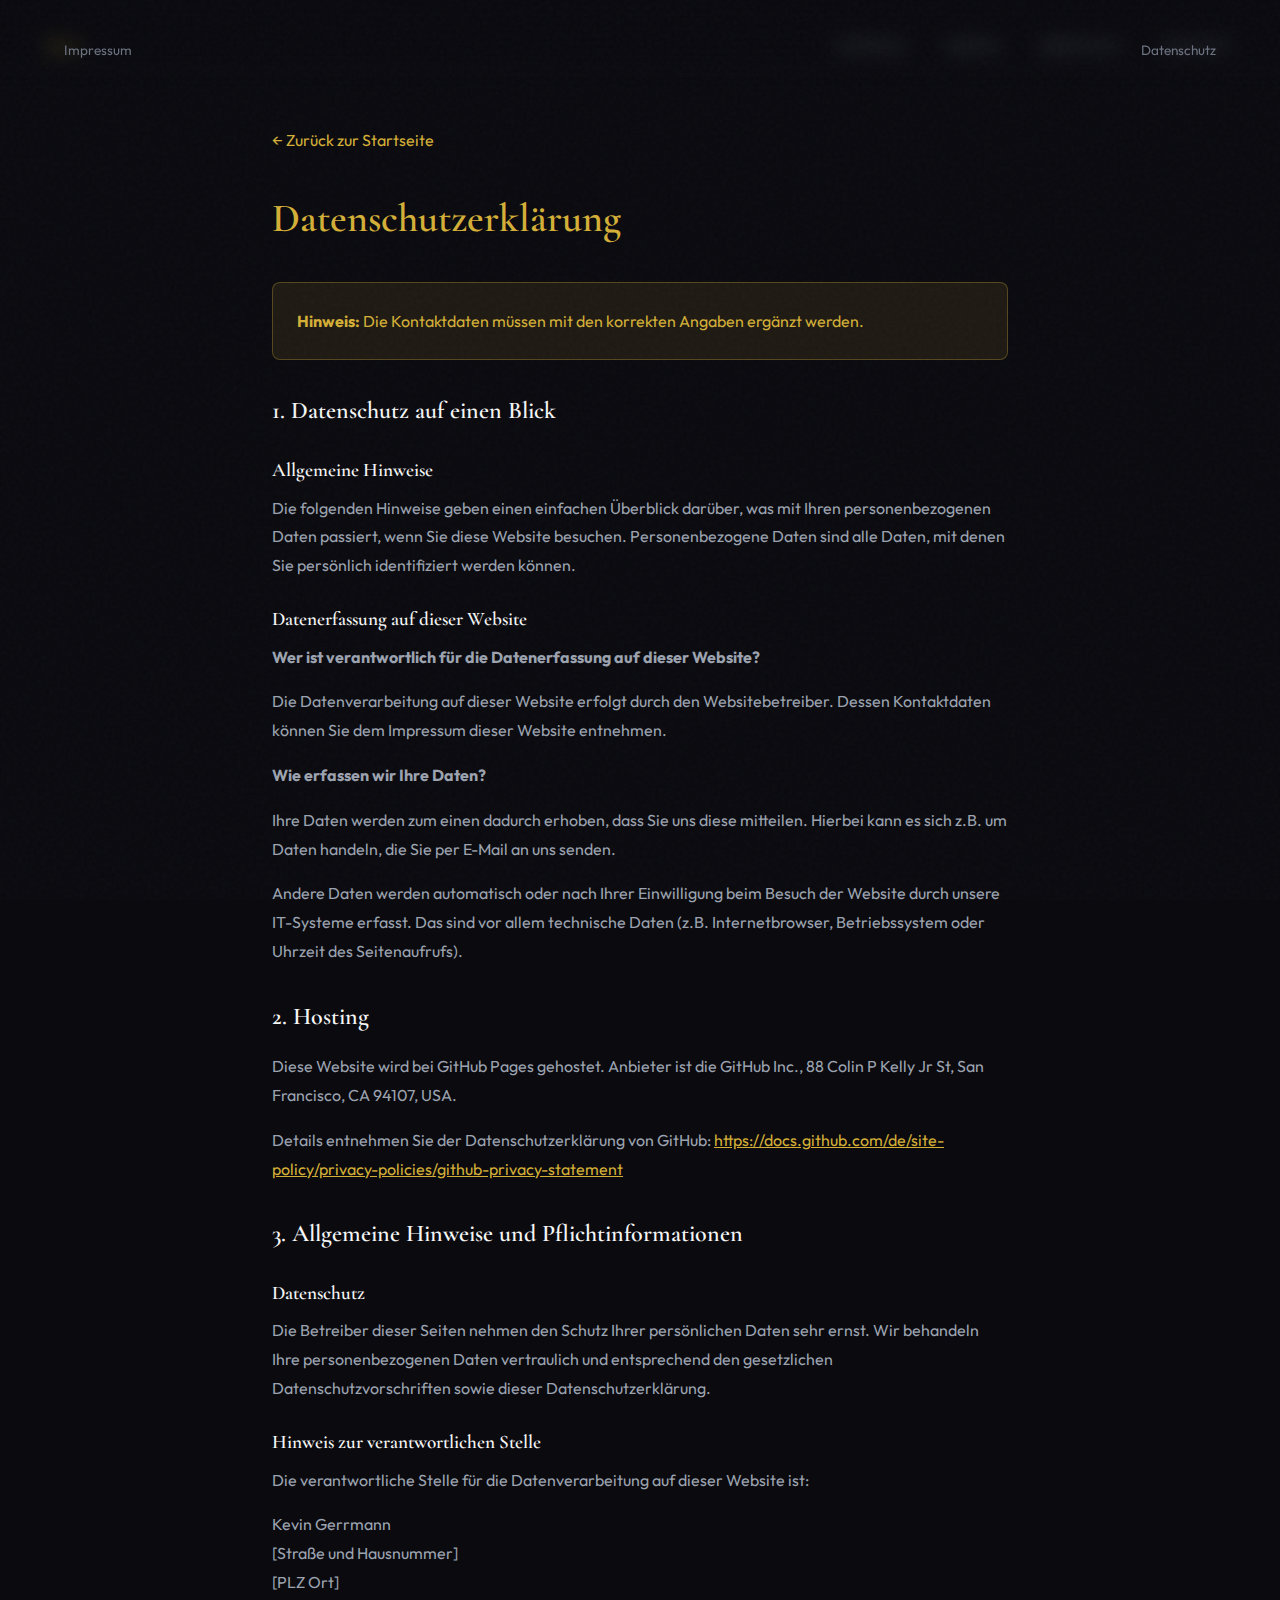
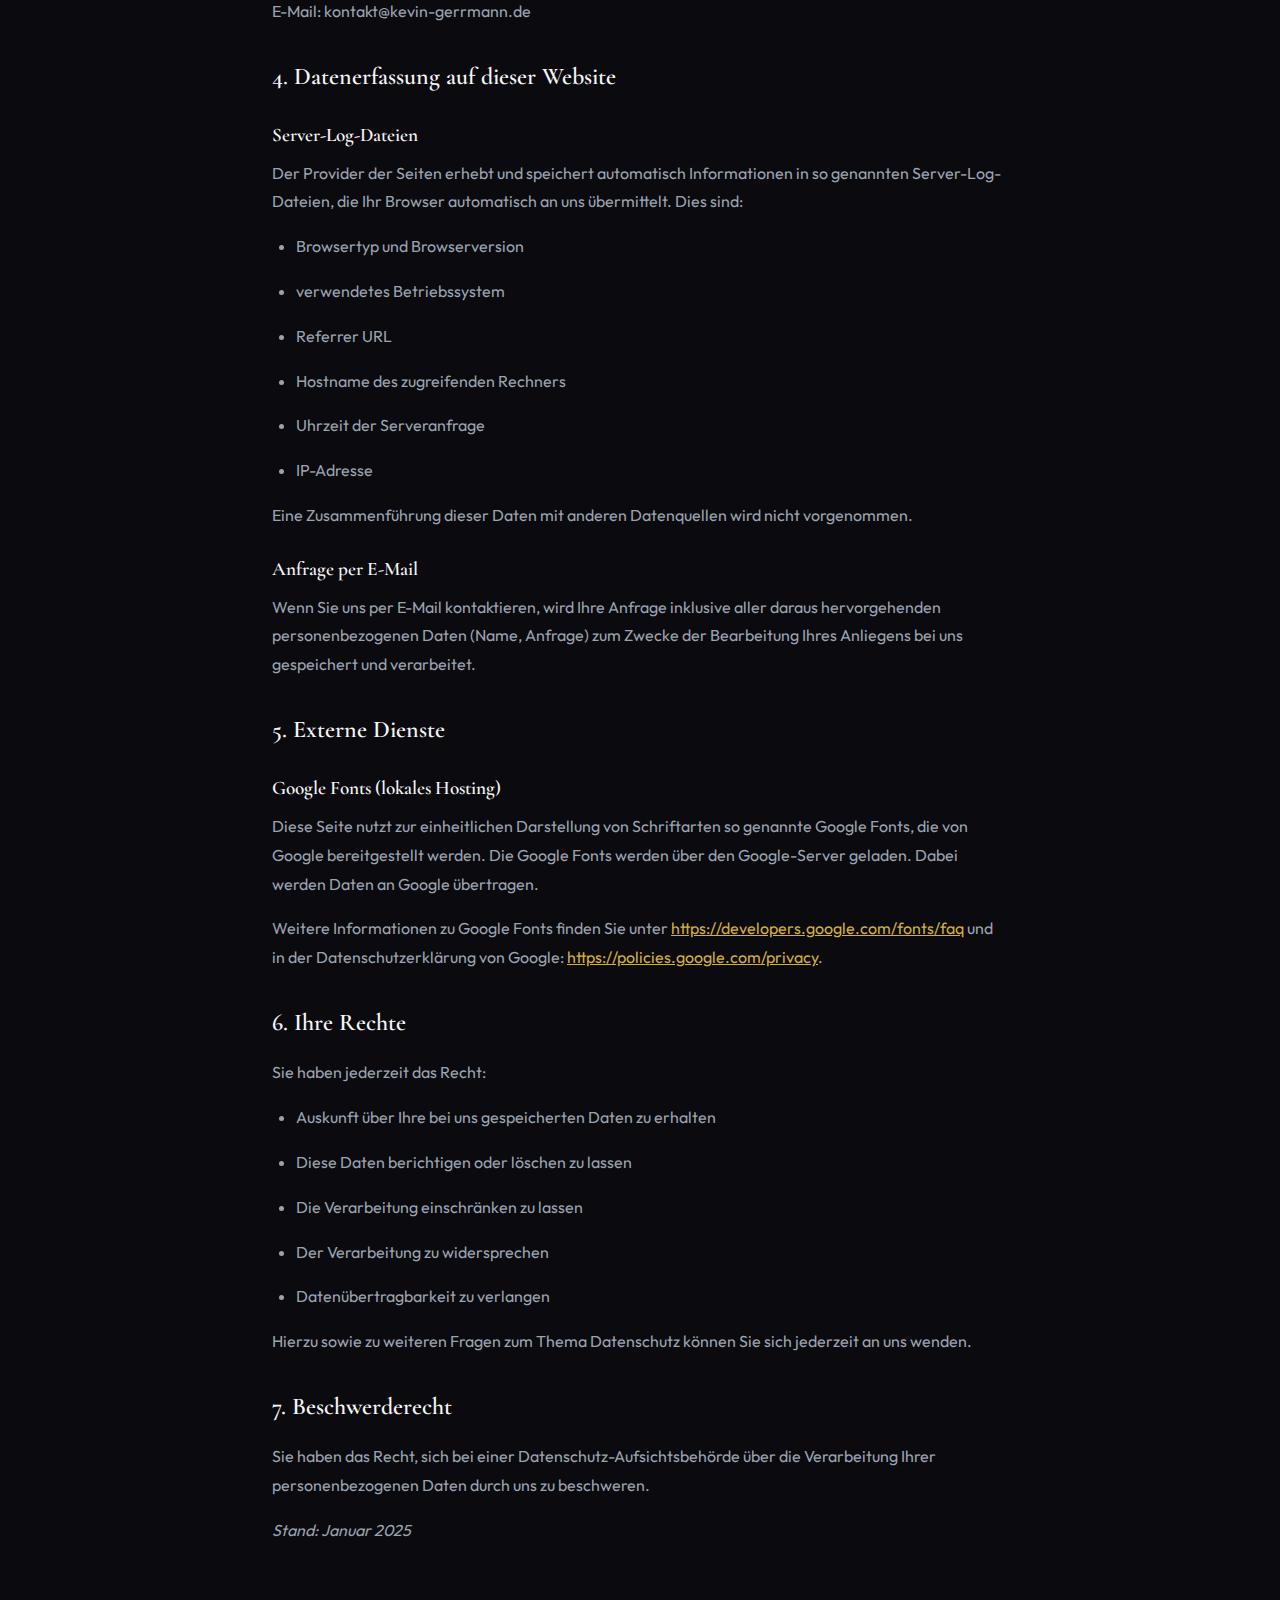
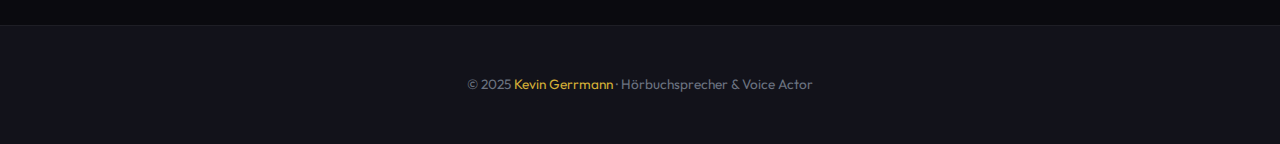
<file: datenschutz.html>
<!DOCTYPE html>
<html lang="de">
<head>
    <meta charset="UTF-8">
    <meta name="viewport" content="width=device-width, initial-scale=1.0">
    <title>Datenschutzerklärung | Kevin Gerrmann - Hörbuchsprecher</title>
    <meta name="robots" content="noindex, nofollow">
    <link rel="preconnect" href="https://fonts.googleapis.com">
    <link rel="preconnect" href="https://fonts.gstatic.com" crossorigin>
    <link href="https://fonts.googleapis.com/css2?family=Cormorant+Garamond:wght@600;700&family=Outfit:wght@300;400;500&display=swap" rel="stylesheet">
    <link rel="stylesheet" href="css/styles.css">
    <style>
        .legal-page {
            padding: 8rem 2rem 4rem;
            max-width: 800px;
            margin: 0 auto;
            min-height: 100vh;
        }
        .legal-page h1 {
            font-size: 2.5rem;
            margin-bottom: 2rem;
            color: var(--gold);
        }
        .legal-page h2 {
            font-size: 1.5rem;
            margin-top: 2rem;
            margin-bottom: 1rem;
        }
        .legal-page h3 {
            font-size: 1.2rem;
            margin-top: 1.5rem;
            margin-bottom: 0.5rem;
        }
        .legal-page p, .legal-page li {
            color: var(--text-secondary);
            margin-bottom: 1rem;
            line-height: 1.8;
        }
        .legal-page ul {
            margin-left: 1.5rem;
            margin-bottom: 1rem;
        }
        .legal-page a {
            color: var(--gold);
        }
        .back-link {
            display: inline-block;
            margin-bottom: 2rem;
            color: var(--text-muted);
            text-decoration: none;
        }
        .back-link:hover {
            color: var(--gold);
        }
        .placeholder-notice {
            background: rgba(212, 175, 55, 0.1);
            border: 1px solid rgba(212, 175, 55, 0.3);
            padding: 1.5rem;
            border-radius: 8px;
            margin-bottom: 2rem;
        }
        .placeholder-notice p {
            color: var(--gold);
            margin: 0;
        }
    </style>
</head>
<body>
    <nav>
        <a href="index.html" class="logo">KG</a>
        <ul class="nav-links">
            <li><a href="index.html#benefits">Vorteile</a></li>
            <li><a href="index.html#demos">Demos</a></li>
            <li><a href="index.html#about">Über mich</a></li>
            <li><a href="index.html#contact">Kontakt</a></li>
        </ul>
    </nav>

    <main class="legal-page">
        <a href="index.html" class="back-link">← Zurück zur Startseite</a>

        <h1>Datenschutzerklärung</h1>

        <div class="placeholder-notice">
            <p><strong>Hinweis:</strong> Die Kontaktdaten müssen mit den korrekten Angaben ergänzt werden.</p>
        </div>

        <h2>1. Datenschutz auf einen Blick</h2>

        <h3>Allgemeine Hinweise</h3>
        <p>
            Die folgenden Hinweise geben einen einfachen Überblick darüber, was mit Ihren personenbezogenen Daten
            passiert, wenn Sie diese Website besuchen. Personenbezogene Daten sind alle Daten, mit denen Sie
            persönlich identifiziert werden können.
        </p>

        <h3>Datenerfassung auf dieser Website</h3>
        <p><strong>Wer ist verantwortlich für die Datenerfassung auf dieser Website?</strong></p>
        <p>
            Die Datenverarbeitung auf dieser Website erfolgt durch den Websitebetreiber. Dessen Kontaktdaten
            können Sie dem Impressum dieser Website entnehmen.
        </p>

        <p><strong>Wie erfassen wir Ihre Daten?</strong></p>
        <p>
            Ihre Daten werden zum einen dadurch erhoben, dass Sie uns diese mitteilen. Hierbei kann es sich
            z.B. um Daten handeln, die Sie per E-Mail an uns senden.
        </p>
        <p>
            Andere Daten werden automatisch oder nach Ihrer Einwilligung beim Besuch der Website durch unsere
            IT-Systeme erfasst. Das sind vor allem technische Daten (z.B. Internetbrowser, Betriebssystem oder
            Uhrzeit des Seitenaufrufs).
        </p>

        <h2>2. Hosting</h2>
        <p>
            Diese Website wird bei GitHub Pages gehostet. Anbieter ist die GitHub Inc., 88 Colin P Kelly Jr St,
            San Francisco, CA 94107, USA.
        </p>
        <p>
            Details entnehmen Sie der Datenschutzerklärung von GitHub:
            <a href="https://docs.github.com/de/site-policy/privacy-policies/github-privacy-statement" target="_blank" rel="noopener">
                https://docs.github.com/de/site-policy/privacy-policies/github-privacy-statement
            </a>
        </p>

        <h2>3. Allgemeine Hinweise und Pflichtinformationen</h2>

        <h3>Datenschutz</h3>
        <p>
            Die Betreiber dieser Seiten nehmen den Schutz Ihrer persönlichen Daten sehr ernst. Wir behandeln
            Ihre personenbezogenen Daten vertraulich und entsprechend den gesetzlichen Datenschutzvorschriften
            sowie dieser Datenschutzerklärung.
        </p>

        <h3>Hinweis zur verantwortlichen Stelle</h3>
        <p>Die verantwortliche Stelle für die Datenverarbeitung auf dieser Website ist:</p>
        <p>
            Kevin Gerrmann<br>
            [Straße und Hausnummer]<br>
            [PLZ Ort]<br>
            E-Mail: kontakt@kevin-gerrmann.de
        </p>

        <h2>4. Datenerfassung auf dieser Website</h2>

        <h3>Server-Log-Dateien</h3>
        <p>
            Der Provider der Seiten erhebt und speichert automatisch Informationen in so genannten Server-Log-Dateien,
            die Ihr Browser automatisch an uns übermittelt. Dies sind:
        </p>
        <ul>
            <li>Browsertyp und Browserversion</li>
            <li>verwendetes Betriebssystem</li>
            <li>Referrer URL</li>
            <li>Hostname des zugreifenden Rechners</li>
            <li>Uhrzeit der Serveranfrage</li>
            <li>IP-Adresse</li>
        </ul>
        <p>
            Eine Zusammenführung dieser Daten mit anderen Datenquellen wird nicht vorgenommen.
        </p>

        <h3>Anfrage per E-Mail</h3>
        <p>
            Wenn Sie uns per E-Mail kontaktieren, wird Ihre Anfrage inklusive aller daraus hervorgehenden
            personenbezogenen Daten (Name, Anfrage) zum Zwecke der Bearbeitung Ihres Anliegens bei uns
            gespeichert und verarbeitet.
        </p>

        <h2>5. Externe Dienste</h2>

        <h3>Google Fonts (lokales Hosting)</h3>
        <p>
            Diese Seite nutzt zur einheitlichen Darstellung von Schriftarten so genannte Google Fonts, die von
            Google bereitgestellt werden. Die Google Fonts werden über den Google-Server geladen. Dabei werden
            Daten an Google übertragen.
        </p>
        <p>
            Weitere Informationen zu Google Fonts finden Sie unter
            <a href="https://developers.google.com/fonts/faq" target="_blank" rel="noopener">https://developers.google.com/fonts/faq</a>
            und in der Datenschutzerklärung von Google:
            <a href="https://policies.google.com/privacy" target="_blank" rel="noopener">https://policies.google.com/privacy</a>.
        </p>

        <h2>6. Ihre Rechte</h2>
        <p>Sie haben jederzeit das Recht:</p>
        <ul>
            <li>Auskunft über Ihre bei uns gespeicherten Daten zu erhalten</li>
            <li>Diese Daten berichtigen oder löschen zu lassen</li>
            <li>Die Verarbeitung einschränken zu lassen</li>
            <li>Der Verarbeitung zu widersprechen</li>
            <li>Datenübertragbarkeit zu verlangen</li>
        </ul>
        <p>
            Hierzu sowie zu weiteren Fragen zum Thema Datenschutz können Sie sich jederzeit an uns wenden.
        </p>

        <h2>7. Beschwerderecht</h2>
        <p>
            Sie haben das Recht, sich bei einer Datenschutz-Aufsichtsbehörde über die Verarbeitung Ihrer
            personenbezogenen Daten durch uns zu beschweren.
        </p>

        <p><em>Stand: Januar 2025</em></p>
    </main>

    <footer>
        <p>© 2025 <span>Kevin Gerrmann</span> · Hörbuchsprecher & Voice Actor</p>
        <nav class="footer-links">
            <a href="impressum.html">Impressum</a>
            <a href="datenschutz.html">Datenschutz</a>
        </nav>
    </footer>
</body>
</html>
</file>
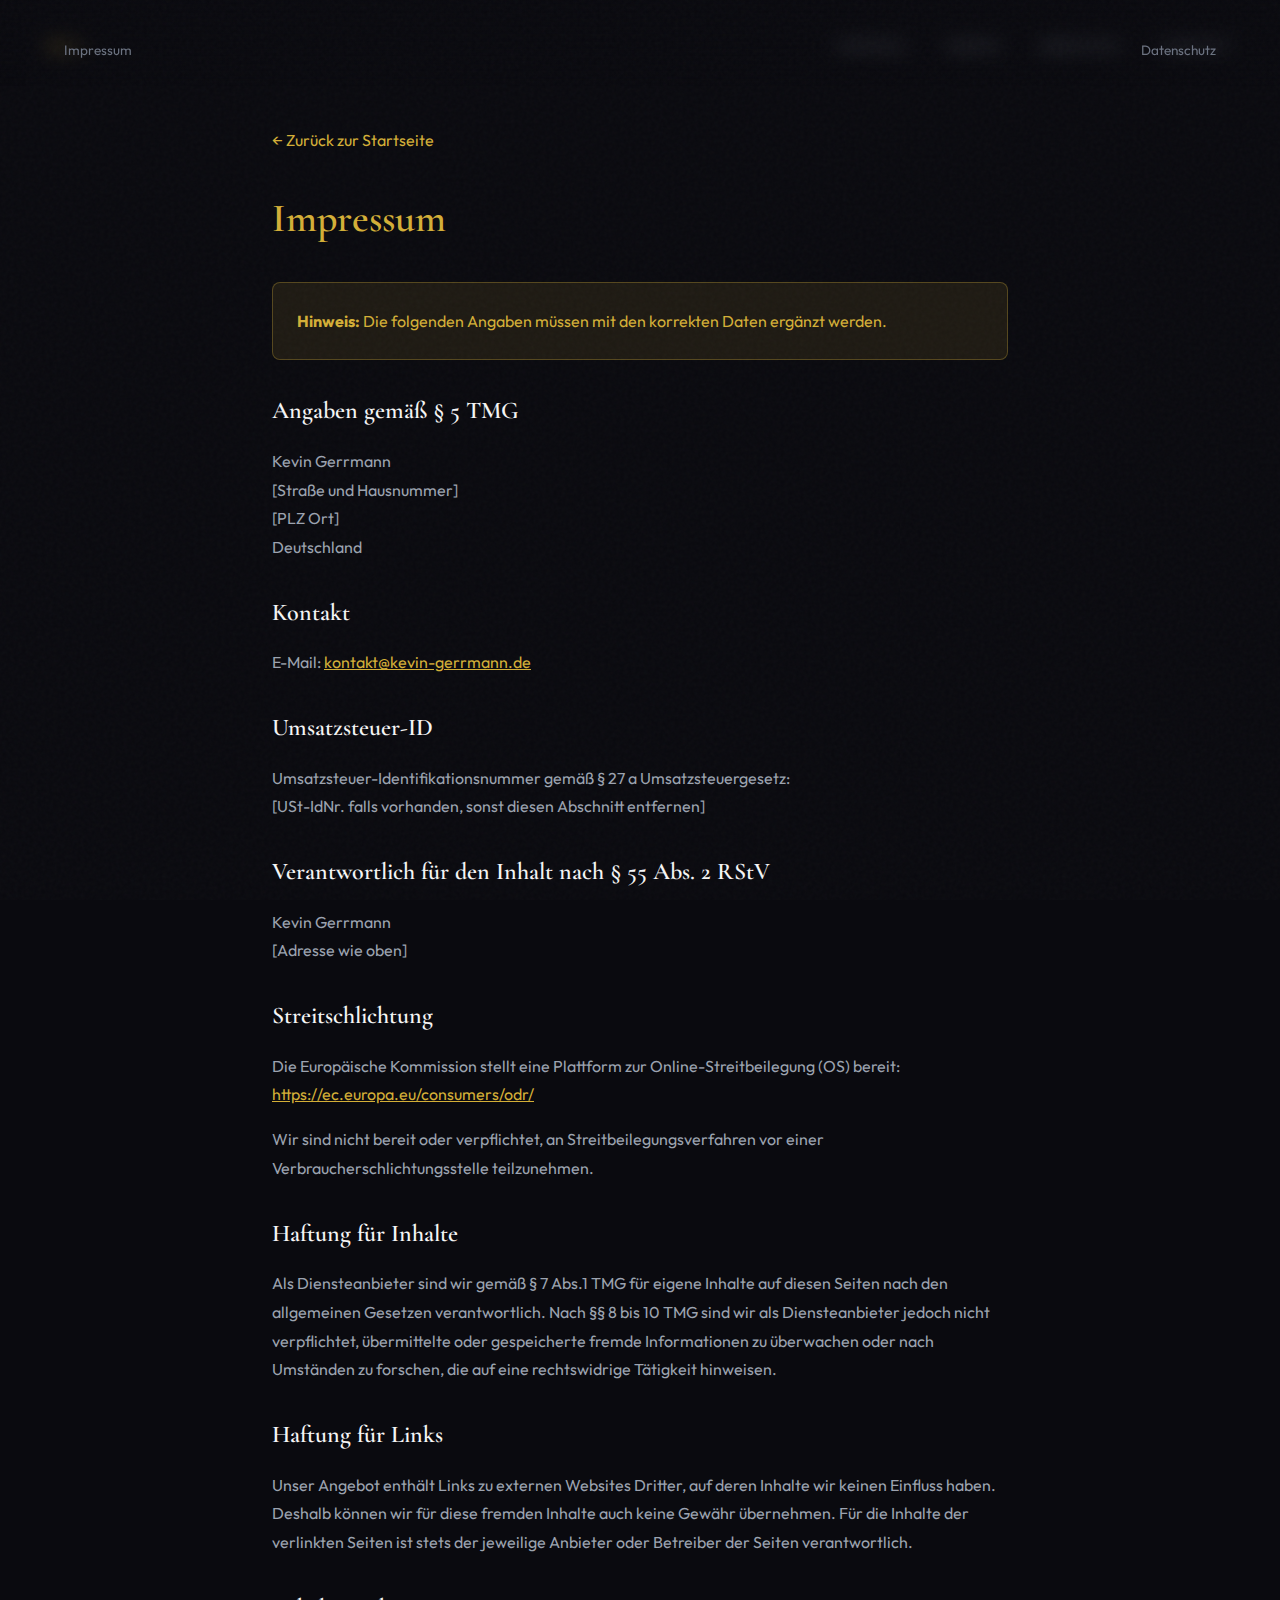
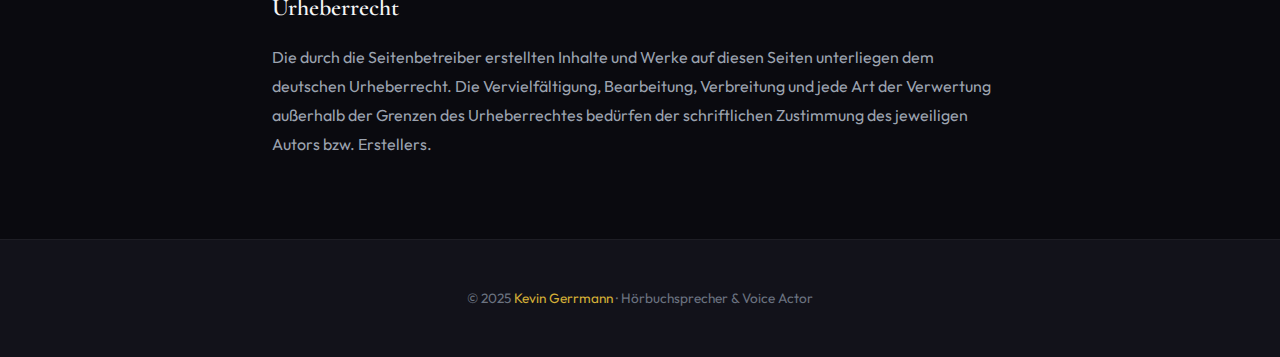
<file: impressum.html>
<!DOCTYPE html>
<html lang="de">
<head>
    <meta charset="UTF-8">
    <meta name="viewport" content="width=device-width, initial-scale=1.0">
    <title>Impressum | Kevin Gerrmann - Hörbuchsprecher</title>
    <meta name="robots" content="noindex, nofollow">
    <link rel="preconnect" href="https://fonts.googleapis.com">
    <link rel="preconnect" href="https://fonts.gstatic.com" crossorigin>
    <link href="https://fonts.googleapis.com/css2?family=Cormorant+Garamond:wght@600;700&family=Outfit:wght@300;400;500&display=swap" rel="stylesheet">
    <link rel="stylesheet" href="css/styles.css">
    <style>
        .legal-page {
            padding: 8rem 2rem 4rem;
            max-width: 800px;
            margin: 0 auto;
            min-height: 100vh;
        }
        .legal-page h1 {
            font-size: 2.5rem;
            margin-bottom: 2rem;
            color: var(--gold);
        }
        .legal-page h2 {
            font-size: 1.5rem;
            margin-top: 2rem;
            margin-bottom: 1rem;
        }
        .legal-page p, .legal-page li {
            color: var(--text-secondary);
            margin-bottom: 1rem;
            line-height: 1.8;
        }
        .legal-page a {
            color: var(--gold);
        }
        .back-link {
            display: inline-block;
            margin-bottom: 2rem;
            color: var(--text-muted);
            text-decoration: none;
        }
        .back-link:hover {
            color: var(--gold);
        }
        .placeholder-notice {
            background: rgba(212, 175, 55, 0.1);
            border: 1px solid rgba(212, 175, 55, 0.3);
            padding: 1.5rem;
            border-radius: 8px;
            margin-bottom: 2rem;
        }
        .placeholder-notice p {
            color: var(--gold);
            margin: 0;
        }
    </style>
</head>
<body>
    <nav>
        <a href="index.html" class="logo">KG</a>
        <ul class="nav-links">
            <li><a href="index.html#benefits">Vorteile</a></li>
            <li><a href="index.html#demos">Demos</a></li>
            <li><a href="index.html#about">Über mich</a></li>
            <li><a href="index.html#contact">Kontakt</a></li>
        </ul>
    </nav>

    <main class="legal-page">
        <a href="index.html" class="back-link">← Zurück zur Startseite</a>

        <h1>Impressum</h1>

        <div class="placeholder-notice">
            <p><strong>Hinweis:</strong> Die folgenden Angaben müssen mit den korrekten Daten ergänzt werden.</p>
        </div>

        <h2>Angaben gemäß § 5 TMG</h2>
        <p>
            Kevin Gerrmann<br>
            [Straße und Hausnummer]<br>
            [PLZ Ort]<br>
            Deutschland
        </p>

        <h2>Kontakt</h2>
        <p>
            E-Mail: <a href="mailto:kontakt@kevin-gerrmann.de">kontakt@kevin-gerrmann.de</a>
        </p>

        <h2>Umsatzsteuer-ID</h2>
        <p>
            Umsatzsteuer-Identifikationsnummer gemäß § 27 a Umsatzsteuergesetz:<br>
            [USt-IdNr. falls vorhanden, sonst diesen Abschnitt entfernen]
        </p>

        <h2>Verantwortlich für den Inhalt nach § 55 Abs. 2 RStV</h2>
        <p>
            Kevin Gerrmann<br>
            [Adresse wie oben]
        </p>

        <h2>Streitschlichtung</h2>
        <p>
            Die Europäische Kommission stellt eine Plattform zur Online-Streitbeilegung (OS) bereit:
            <a href="https://ec.europa.eu/consumers/odr/" target="_blank" rel="noopener">https://ec.europa.eu/consumers/odr/</a>
        </p>
        <p>
            Wir sind nicht bereit oder verpflichtet, an Streitbeilegungsverfahren vor einer
            Verbraucherschlichtungsstelle teilzunehmen.
        </p>

        <h2>Haftung für Inhalte</h2>
        <p>
            Als Diensteanbieter sind wir gemäß § 7 Abs.1 TMG für eigene Inhalte auf diesen Seiten nach den
            allgemeinen Gesetzen verantwortlich. Nach §§ 8 bis 10 TMG sind wir als Diensteanbieter jedoch nicht
            verpflichtet, übermittelte oder gespeicherte fremde Informationen zu überwachen oder nach Umständen
            zu forschen, die auf eine rechtswidrige Tätigkeit hinweisen.
        </p>

        <h2>Haftung für Links</h2>
        <p>
            Unser Angebot enthält Links zu externen Websites Dritter, auf deren Inhalte wir keinen Einfluss haben.
            Deshalb können wir für diese fremden Inhalte auch keine Gewähr übernehmen. Für die Inhalte der
            verlinkten Seiten ist stets der jeweilige Anbieter oder Betreiber der Seiten verantwortlich.
        </p>

        <h2>Urheberrecht</h2>
        <p>
            Die durch die Seitenbetreiber erstellten Inhalte und Werke auf diesen Seiten unterliegen dem deutschen
            Urheberrecht. Die Vervielfältigung, Bearbeitung, Verbreitung und jede Art der Verwertung außerhalb der
            Grenzen des Urheberrechtes bedürfen der schriftlichen Zustimmung des jeweiligen Autors bzw. Erstellers.
        </p>
    </main>

    <footer>
        <p>© 2025 <span>Kevin Gerrmann</span> · Hörbuchsprecher & Voice Actor</p>
        <nav class="footer-links">
            <a href="impressum.html">Impressum</a>
            <a href="datenschutz.html">Datenschutz</a>
        </nav>
    </footer>
</body>
</html>
</file>
<file: css/styles.css>
/* ==========================================================================
   Kevin Gerrmann - Hörbuchsprecher & Voice Actor
   Stylesheet
   ========================================================================== */

/* --------------------------------------------------------------------------
   CSS Custom Properties (Variables)
   -------------------------------------------------------------------------- */
:root {
    --gold: #D4AF37;
    --gold-light: #F4E4BC;
    --gold-dark: #8B7355;
    --bg-dark: #0A0A0F;
    --bg-card: #12121A;
    --bg-elevated: #1A1A25;
    --text-primary: #F5F5F5;
    --text-secondary: #9CA3AF;
    --text-muted: #6B7280;
}

/* --------------------------------------------------------------------------
   Base Styles
   -------------------------------------------------------------------------- */
* {
    margin: 0;
    padding: 0;
    box-sizing: border-box;
}

html {
    scroll-behavior: smooth;
}

body {
    font-family: 'Outfit', sans-serif;
    background-color: var(--bg-dark);
    color: var(--text-primary);
    line-height: 1.6;
    overflow-x: hidden;
}

/* Noise texture overlay */
body::before {
    content: '';
    position: fixed;
    top: 0;
    left: 0;
    width: 100%;
    height: 100%;
    background-image: url("data:image/svg+xml,%3Csvg viewBox='0 0 256 256' xmlns='http://www.w3.org/2000/svg'%3E%3Cfilter id='noise'%3E%3CfeTurbulence type='fractalNoise' baseFrequency='0.9' numOctaves='4' stitchTiles='stitch'/%3E%3C/filter%3E%3Crect width='100%25' height='100%25' filter='url(%23noise)'/%3E%3C/svg%3E");
    opacity: 0.03;
    pointer-events: none;
    z-index: 1000;
}

h1, h2, h3 {
    font-family: 'Cormorant Garamond', Georgia, serif;
    font-weight: 600;
}

/* --------------------------------------------------------------------------
   Navigation
   -------------------------------------------------------------------------- */
nav {
    position: fixed;
    top: 0;
    left: 0;
    right: 0;
    z-index: 100;
    padding: 1.5rem 3rem;
    display: flex;
    justify-content: space-between;
    align-items: center;
    background: linear-gradient(180deg, rgba(10, 10, 15, 0.95) 0%, transparent 100%);
    backdrop-filter: blur(10px);
    transition: background 0.3s ease;
}

nav.scrolled {
    background: rgba(10, 10, 15, 0.98);
}

.logo {
    font-family: 'Cormorant Garamond', serif;
    font-size: 1.5rem;
    font-weight: 700;
    color: var(--gold);
    letter-spacing: 0.1em;
    text-decoration: none;
}

.nav-links {
    display: flex;
    gap: 2.5rem;
    list-style: none;
}

.nav-links a {
    color: var(--text-secondary);
    text-decoration: none;
    font-size: 0.9rem;
    letter-spacing: 0.05em;
    text-transform: uppercase;
    transition: color 0.3s;
    position: relative;
}

.nav-links a::after {
    content: '';
    position: absolute;
    bottom: -4px;
    left: 0;
    width: 0;
    height: 1px;
    background: var(--gold);
    transition: width 0.3s;
}

.nav-links a:hover {
    color: var(--gold);
}

.nav-links a:hover::after {
    width: 100%;
}

.mobile-menu-btn {
    display: none;
    flex-direction: column;
    gap: 5px;
    background: none;
    border: none;
    cursor: pointer;
    padding: 5px;
}

.mobile-menu-btn span {
    display: block;
    width: 25px;
    height: 2px;
    background: var(--text-primary);
    transition: transform 0.3s, opacity 0.3s;
}

/* --------------------------------------------------------------------------
   Hero Section
   -------------------------------------------------------------------------- */
.hero {
    min-height: 100vh;
    display: flex;
    align-items: center;
    justify-content: center;
    position: relative;
    padding: 2rem;
}

.hero-bg {
    position: absolute;
    inset: 0;
    background:
        radial-gradient(ellipse 80% 50% at 50% 50%, rgba(212, 175, 55, 0.08) 0%, transparent 60%),
        radial-gradient(circle at 20% 80%, rgba(212, 175, 55, 0.05) 0%, transparent 40%);
}

.sound-waves {
    position: absolute;
    left: 50%;
    top: 50%;
    transform: translate(-50%, -50%);
    display: flex;
    gap: 8px;
    opacity: 0.15;
}

.sound-wave {
    width: 4px;
    background: linear-gradient(180deg, var(--gold) 0%, transparent 100%);
    border-radius: 4px;
    animation: wave 1.5s ease-in-out infinite;
}

.sound-wave:nth-child(1) { height: 60px; animation-delay: 0s; }
.sound-wave:nth-child(2) { height: 100px; animation-delay: 0.1s; }
.sound-wave:nth-child(3) { height: 140px; animation-delay: 0.2s; }
.sound-wave:nth-child(4) { height: 180px; animation-delay: 0.3s; }
.sound-wave:nth-child(5) { height: 200px; animation-delay: 0.4s; }
.sound-wave:nth-child(6) { height: 180px; animation-delay: 0.5s; }
.sound-wave:nth-child(7) { height: 140px; animation-delay: 0.6s; }
.sound-wave:nth-child(8) { height: 100px; animation-delay: 0.7s; }
.sound-wave:nth-child(9) { height: 60px; animation-delay: 0.8s; }

@keyframes wave {
    0%, 100% { transform: scaleY(0.5); opacity: 0.3; }
    50% { transform: scaleY(1); opacity: 1; }
}

.hero-content {
    position: relative;
    text-align: center;
    max-width: 900px;
    z-index: 10;
}

.hero-pretitle {
    font-size: 0.85rem;
    letter-spacing: 0.3em;
    text-transform: uppercase;
    color: var(--gold);
    margin-bottom: 1.5rem;
    opacity: 0;
    animation: fadeInUp 1s ease forwards;
}

.hero-title {
    font-size: clamp(3rem, 10vw, 7rem);
    font-weight: 700;
    line-height: 1;
    margin-bottom: 1.5rem;
    background: linear-gradient(135deg, var(--text-primary) 0%, var(--gold-light) 50%, var(--gold) 100%);
    -webkit-background-clip: text;
    -webkit-text-fill-color: transparent;
    background-clip: text;
    opacity: 0;
    animation: fadeInUp 1s ease 0.2s forwards;
}

.hero-subtitle {
    font-size: 1.3rem;
    color: var(--text-secondary);
    margin-bottom: 3rem;
    font-weight: 300;
    opacity: 0;
    animation: fadeInUp 1s ease 0.4s forwards;
}

.hero-cta {
    display: flex;
    gap: 1.5rem;
    justify-content: center;
    flex-wrap: wrap;
    opacity: 0;
    animation: fadeInUp 1s ease 0.6s forwards;
}

@keyframes fadeInUp {
    from { opacity: 0; transform: translateY(30px); }
    to { opacity: 1; transform: translateY(0); }
}

.scroll-indicator {
    position: absolute;
    bottom: 3rem;
    left: 50%;
    transform: translateX(-50%);
    display: flex;
    flex-direction: column;
    align-items: center;
    gap: 0.5rem;
    color: var(--text-muted);
    font-size: 0.75rem;
    letter-spacing: 0.2em;
    text-transform: uppercase;
    opacity: 0;
    animation: fadeInUp 1s ease 1s forwards;
}

.scroll-line {
    width: 1px;
    height: 60px;
    background: linear-gradient(180deg, var(--gold) 0%, transparent 100%);
    animation: scrollPulse 2s ease-in-out infinite;
}

@keyframes scrollPulse {
    0%, 100% { opacity: 0.3; transform: scaleY(0.5); }
    50% { opacity: 1; transform: scaleY(1); }
}

/* --------------------------------------------------------------------------
   Buttons
   -------------------------------------------------------------------------- */
.btn {
    padding: 1rem 2.5rem;
    font-size: 0.9rem;
    font-weight: 500;
    letter-spacing: 0.1em;
    text-transform: uppercase;
    text-decoration: none;
    border-radius: 2px;
    transition: all 0.4s;
    cursor: pointer;
    border: none;
    display: inline-block;
}

.btn-primary {
    background: linear-gradient(135deg, var(--gold) 0%, var(--gold-dark) 100%);
    color: var(--bg-dark);
    box-shadow: 0 4px 30px rgba(212, 175, 55, 0.3);
}

.btn-primary:hover {
    transform: translateY(-3px);
    box-shadow: 0 8px 40px rgba(212, 175, 55, 0.4);
}

.btn-secondary {
    background: transparent;
    color: var(--text-primary);
    border: 1px solid rgba(255, 255, 255, 0.2);
}

.btn-secondary:hover {
    border-color: var(--gold);
    color: var(--gold);
}

/* --------------------------------------------------------------------------
   Sections (General)
   -------------------------------------------------------------------------- */
section {
    padding: 8rem 2rem;
    max-width: 1400px;
    margin: 0 auto;
}

.section-header {
    text-align: center;
    margin-bottom: 5rem;
}

.section-pretitle {
    font-size: 0.8rem;
    letter-spacing: 0.3em;
    text-transform: uppercase;
    color: var(--gold);
    margin-bottom: 1rem;
}

.section-title {
    font-size: clamp(2.5rem, 5vw, 4rem);
}

/* --------------------------------------------------------------------------
   Benefits Section
   -------------------------------------------------------------------------- */
#benefits {
    background: linear-gradient(180deg, var(--bg-dark) 0%, var(--bg-card) 100%);
    padding: 8rem 2rem;
    position: relative;
    max-width: 100%;
}

#benefits::before {
    content: '';
    position: absolute;
    top: 0;
    left: 0;
    right: 0;
    height: 1px;
    background: linear-gradient(90deg, transparent, rgba(212, 175, 55, 0.3), transparent);
}

.benefits-intro {
    text-align: center;
    max-width: 700px;
    margin: 0 auto 5rem;
}

.benefits-intro p {
    color: var(--text-secondary);
    font-size: 1.15rem;
    line-height: 1.8;
}

.benefits-grid {
    display: grid;
    grid-template-columns: repeat(3, 1fr);
    gap: 2rem;
    max-width: 1200px;
    margin: 0 auto;
}

.benefit-card {
    padding: 2.5rem 2rem;
    border-radius: 8px;
    background: rgba(255, 255, 255, 0.02);
    border: 1px solid rgba(255, 255, 255, 0.05);
    transition: all 0.4s;
    position: relative;
}

.benefit-card::before {
    content: '';
    position: absolute;
    top: 0;
    left: 2rem;
    right: 2rem;
    height: 2px;
    background: linear-gradient(90deg, var(--gold), transparent);
    opacity: 0;
    transition: opacity 0.4s;
}

.benefit-card:hover {
    background: rgba(255, 255, 255, 0.04);
    border-color: rgba(212, 175, 55, 0.2);
    transform: translateY(-5px);
}

.benefit-card:hover::before {
    opacity: 1;
}

.benefit-icon {
    width: 56px;
    height: 56px;
    border-radius: 12px;
    background: linear-gradient(135deg, rgba(212, 175, 55, 0.15), rgba(212, 175, 55, 0.05));
    display: flex;
    align-items: center;
    justify-content: center;
    margin-bottom: 1.5rem;
    font-size: 1.5rem;
}

.benefit-title {
    font-family: 'Cormorant Garamond', serif;
    font-size: 1.4rem;
    margin-bottom: 0.75rem;
}

.benefit-text {
    color: var(--text-secondary);
    font-size: 0.95rem;
    line-height: 1.7;
}

/* --------------------------------------------------------------------------
   Demos Section
   -------------------------------------------------------------------------- */
#demos {
    background: var(--bg-dark);
}

.demos-grid {
    display: grid;
    gap: 2rem;
}

.demo-card {
    background: var(--bg-elevated);
    border: 1px solid rgba(255, 255, 255, 0.05);
    border-radius: 8px;
    padding: 2rem;
    transition: all 0.4s;
}

.demo-card:hover {
    transform: translateY(-5px);
    border-color: rgba(212, 175, 55, 0.2);
    box-shadow: 0 20px 60px rgba(0, 0, 0, 0.4);
}

.demo-header {
    display: flex;
    justify-content: space-between;
    align-items: center;
    margin-bottom: 1.5rem;
}

.demo-category {
    font-size: 0.75rem;
    letter-spacing: 0.2em;
    text-transform: uppercase;
    color: var(--gold);
    padding: 0.4rem 1rem;
    background: rgba(212, 175, 55, 0.1);
    border-radius: 2px;
}

.demo-duration {
    color: var(--text-muted);
    font-size: 0.85rem;
}

.demo-title {
    font-size: 1.5rem;
    margin-bottom: 0.5rem;
}

.demo-description {
    color: var(--text-secondary);
    margin-bottom: 1.5rem;
}

/* --------------------------------------------------------------------------
   Audio Player
   -------------------------------------------------------------------------- */
.audio-player {
    display: flex;
    align-items: center;
    gap: 1rem;
    padding: 1rem;
    background: rgba(0, 0, 0, 0.3);
    border-radius: 6px;
}

.play-btn {
    width: 50px;
    height: 50px;
    border-radius: 50%;
    background: linear-gradient(135deg, var(--gold) 0%, var(--gold-dark) 100%);
    border: none;
    cursor: pointer;
    display: flex;
    align-items: center;
    justify-content: center;
    transition: all 0.3s;
    flex-shrink: 0;
}

.play-btn:hover {
    transform: scale(1.1);
    box-shadow: 0 0 30px rgba(212, 175, 55, 0.5);
}

.play-btn svg {
    width: 20px;
    height: 20px;
    fill: var(--bg-dark);
}

.play-btn .play-icon {
    margin-left: 3px;
}

.waveform-container {
    flex: 1;
    position: relative;
    height: 50px;
    display: flex;
    align-items: center;
    cursor: pointer;
}

.waveform {
    width: 100%;
    height: 40px;
    display: flex;
    align-items: center;
    gap: 2px;
}

.waveform-bar {
    flex: 1;
    background: rgba(212, 175, 55, 0.3);
    border-radius: 2px;
    transition: background 0.1s;
}

.waveform-bar.active {
    background: var(--gold);
}

.progress-bar {
    position: absolute;
    bottom: 0;
    left: 0;
    height: 3px;
    background: var(--gold);
    border-radius: 2px;
    width: 0%;
    transition: width 0.1s linear;
}

.time-display {
    font-size: 0.8rem;
    color: var(--text-muted);
    min-width: 90px;
    text-align: right;
    font-variant-numeric: tabular-nums;
}

/* --------------------------------------------------------------------------
   About Section
   -------------------------------------------------------------------------- */
#about {
    background: linear-gradient(180deg, var(--bg-dark) 0%, var(--bg-card) 50%, var(--bg-dark) 100%);
    padding: 10rem 2rem;
    max-width: 100%;
}

.about-wrapper {
    max-width: 1200px;
    margin: 0 auto;
}

.about-grid {
    display: grid;
    grid-template-columns: 1fr 1.2fr;
    gap: 6rem;
    align-items: center;
}

.about-image {
    position: relative;
}

.about-image-frame {
    aspect-ratio: 3/4;
    background: linear-gradient(135deg, var(--bg-elevated) 0%, var(--bg-card) 100%);
    border: 1px solid rgba(212, 175, 55, 0.2);
    border-radius: 4px;
    display: flex;
    align-items: center;
    justify-content: center;
    overflow: hidden;
}

.about-image-frame img {
    width: 100%;
    height: 100%;
    object-fit: cover;
}

.placeholder-portrait {
    font-size: 8rem;
    color: rgba(212, 175, 55, 0.2);
}

.about-accent {
    position: absolute;
    width: 150px;
    height: 150px;
    background: radial-gradient(circle, rgba(212, 175, 55, 0.15) 0%, transparent 70%);
    top: -30px;
    right: -30px;
    border-radius: 50%;
}

.about-content h2 {
    font-size: clamp(2rem, 4vw, 3rem);
    margin-bottom: 1.5rem;
    line-height: 1.2;
}

.about-content p {
    color: var(--text-secondary);
    margin-bottom: 1.5rem;
    font-size: 1.05rem;
}

.about-highlight {
    color: var(--gold);
    font-style: italic;
    font-family: 'Cormorant Garamond', serif;
    font-size: 1.4rem;
    border-left: 2px solid var(--gold);
    padding-left: 1.5rem;
    margin: 2rem 0;
}

/* --------------------------------------------------------------------------
   Equipment Section
   -------------------------------------------------------------------------- */
#equipment {
    padding: 8rem 2rem;
    background: var(--bg-dark);
}

.equipment-wrapper {
    max-width: 1200px;
    margin: 0 auto;
}

.equipment-showcase {
    display: grid;
    grid-template-columns: 1fr 1fr;
    gap: 3rem;
    margin-top: 4rem;
}

.equipment-card {
    border-radius: 12px;
    overflow: hidden;
    background: var(--bg-card);
    border: 1px solid rgba(255, 255, 255, 0.05);
    transition: all 0.4s;
}

.equipment-card:hover {
    border-color: rgba(212, 175, 55, 0.3);
    transform: translateY(-8px);
    box-shadow: 0 30px 60px rgba(0, 0, 0, 0.4);
}

.equipment-image {
    width: 100%;
    aspect-ratio: 4/3;
    object-fit: cover;
    display: block;
    background: var(--bg-elevated);
}

.equipment-info {
    padding: 2rem;
}

.equipment-brand {
    font-size: 0.75rem;
    letter-spacing: 0.2em;
    text-transform: uppercase;
    color: var(--gold);
    margin-bottom: 0.5rem;
}

.equipment-name {
    font-family: 'Cormorant Garamond', serif;
    font-size: 1.6rem;
    margin-bottom: 0.75rem;
}

.equipment-desc {
    color: var(--text-secondary);
    font-size: 0.95rem;
    line-height: 1.6;
}

.equipment-full {
    grid-column: 1 / -1;
    display: grid;
    grid-template-columns: 1fr 1fr;
}

.equipment-full .equipment-visual {
    background: linear-gradient(135deg, rgba(212, 175, 55, 0.1) 0%, rgba(212, 175, 55, 0.02) 100%);
    display: flex;
    align-items: center;
    justify-content: center;
    padding: 4rem;
}

.equipment-full .equipment-visual-icon {
    font-size: 6rem;
    opacity: 0.6;
}

.equipment-full .equipment-info {
    display: flex;
    flex-direction: column;
    justify-content: center;
    padding: 3rem;
}

/* --------------------------------------------------------------------------
   Contact Section
   -------------------------------------------------------------------------- */
#contact {
    text-align: center;
    padding: 8rem 2rem 6rem;
    background: linear-gradient(180deg, var(--bg-dark) 0%, var(--bg-card) 100%);
    max-width: 100%;
}

.contact-content {
    max-width: 600px;
    margin: 0 auto;
}

.contact-email {
    font-family: 'Cormorant Garamond', serif;
    font-size: clamp(1.5rem, 4vw, 2.5rem);
    color: var(--gold);
    text-decoration: none;
    display: inline-block;
    margin: 2rem 0;
    position: relative;
}

.contact-email::after {
    content: '';
    position: absolute;
    bottom: -5px;
    left: 0;
    width: 100%;
    height: 2px;
    background: var(--gold);
    transform: scaleX(0);
    transition: transform 0.3s;
}

.contact-email:hover::after {
    transform: scaleX(1);
}

.contact-tagline {
    color: var(--text-secondary);
    font-size: 1.1rem;
    margin-bottom: 3rem;
}

.contact-cta {
    margin-top: 3rem;
}

/* --------------------------------------------------------------------------
   Footer
   -------------------------------------------------------------------------- */
footer {
    padding: 3rem 2rem;
    text-align: center;
    border-top: 1px solid rgba(255, 255, 255, 0.05);
    color: var(--text-muted);
    font-size: 0.85rem;
    background: var(--bg-card);
}

footer span {
    color: var(--gold);
}

footer a {
    color: var(--text-muted);
    text-decoration: none;
    transition: color 0.3s;
}

footer a:hover {
    color: var(--gold);
}

.footer-links {
    margin-top: 1rem;
}

.footer-links a {
    margin: 0 1rem;
}

/* --------------------------------------------------------------------------
   Responsive Design
   -------------------------------------------------------------------------- */
@media (max-width: 1024px) {
    .about-grid {
        grid-template-columns: 1fr;
        gap: 3rem;
    }

    .about-image {
        order: -1;
        max-width: 400px;
        margin: 0 auto;
    }

    .benefits-grid {
        grid-template-columns: repeat(2, 1fr);
    }

    .equipment-showcase {
        grid-template-columns: 1fr;
    }

    .equipment-full {
        grid-template-columns: 1fr;
    }
}

@media (max-width: 768px) {
    nav {
        padding: 1rem 1.5rem;
    }

    .nav-links {
        display: none;
        position: absolute;
        top: 100%;
        left: 0;
        right: 0;
        background: var(--bg-dark);
        flex-direction: column;
        padding: 2rem;
        gap: 1.5rem;
        border-bottom: 1px solid rgba(255, 255, 255, 0.05);
    }

    .nav-links.active {
        display: flex;
    }

    .mobile-menu-btn {
        display: flex;
    }

    .hero-cta {
        flex-direction: column;
        align-items: center;
    }

    .btn {
        width: 100%;
        max-width: 280px;
        text-align: center;
    }

    section {
        padding: 5rem 1.5rem;
    }

    .benefits-grid {
        grid-template-columns: 1fr;
    }

    .audio-player {
        flex-wrap: wrap;
    }

    .waveform-container {
        order: 3;
        width: 100%;
        margin-top: 0.5rem;
    }

    .time-display {
        order: 2;
    }
}

/* --------------------------------------------------------------------------
   Utility Classes
   -------------------------------------------------------------------------- */
.sr-only {
    position: absolute;
    width: 1px;
    height: 1px;
    padding: 0;
    margin: -1px;
    overflow: hidden;
    clip: rect(0, 0, 0, 0);
    white-space: nowrap;
    border: 0;
}
</file>
